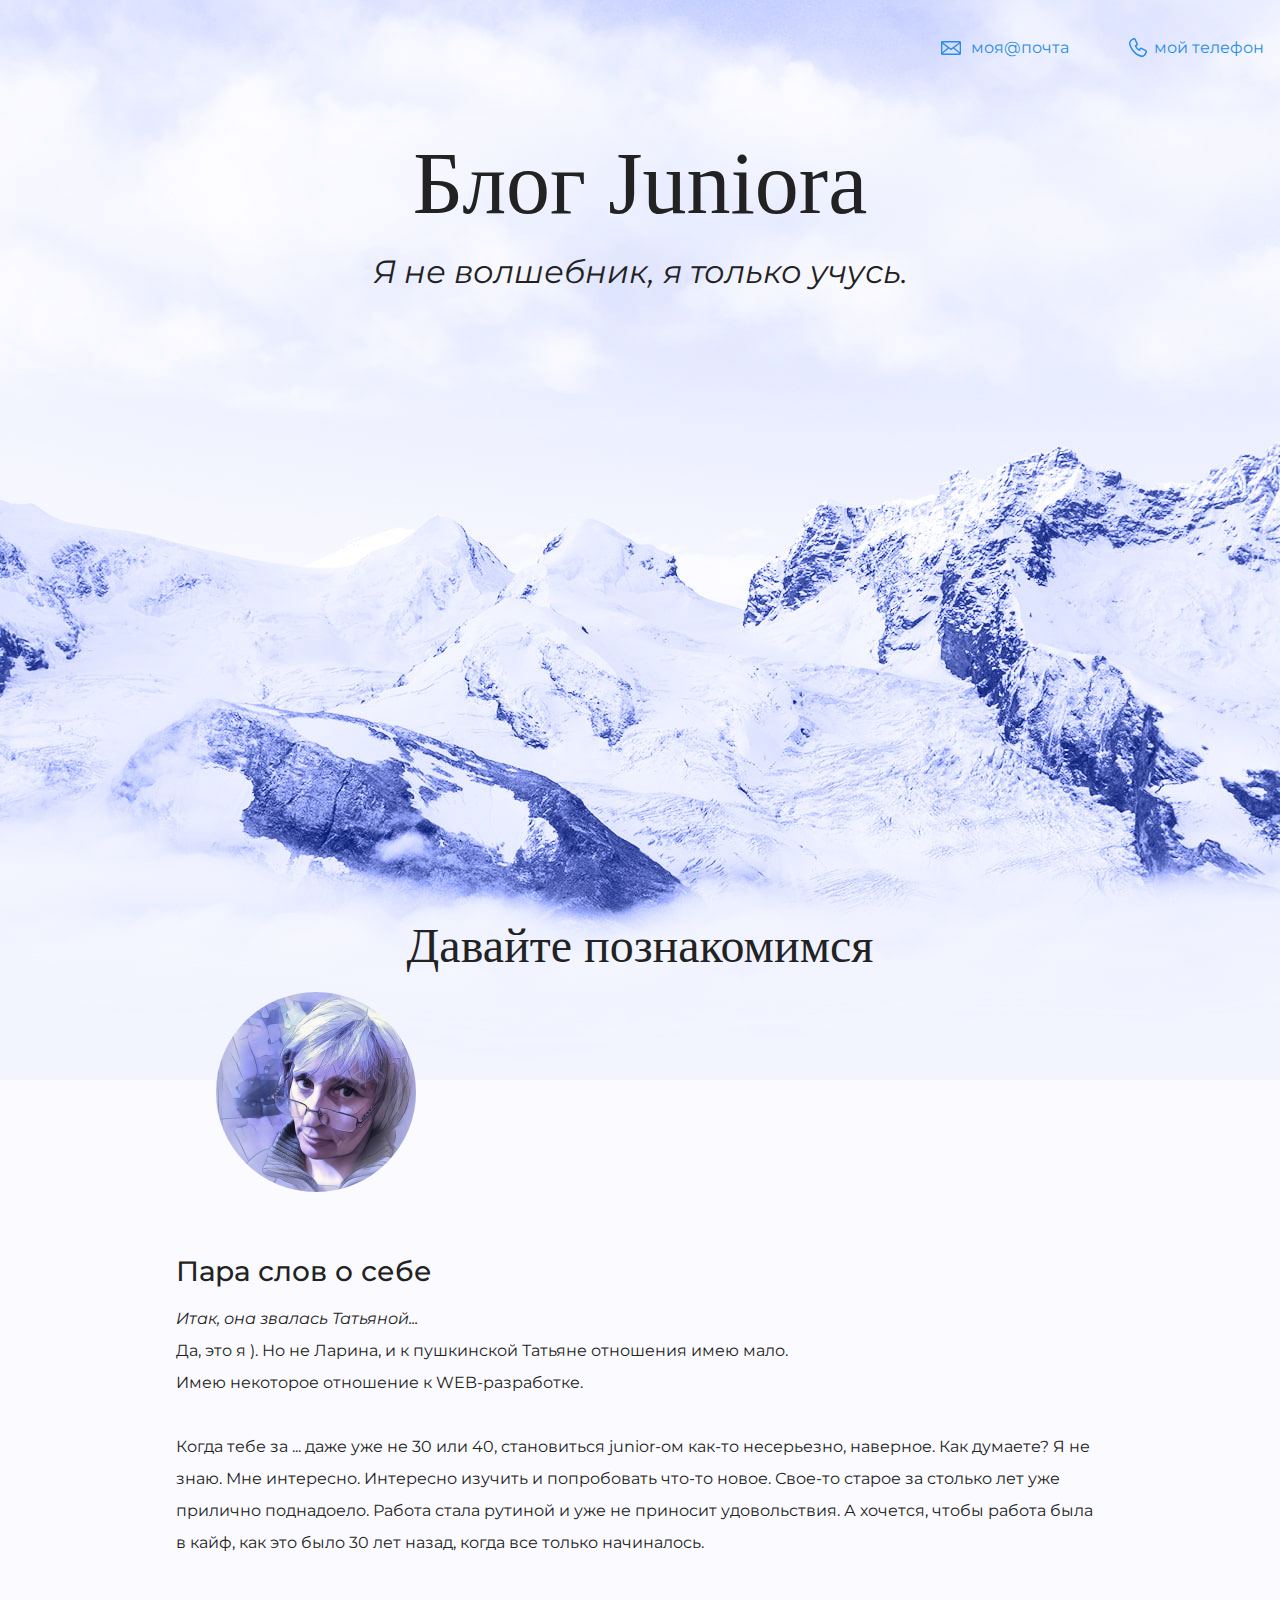
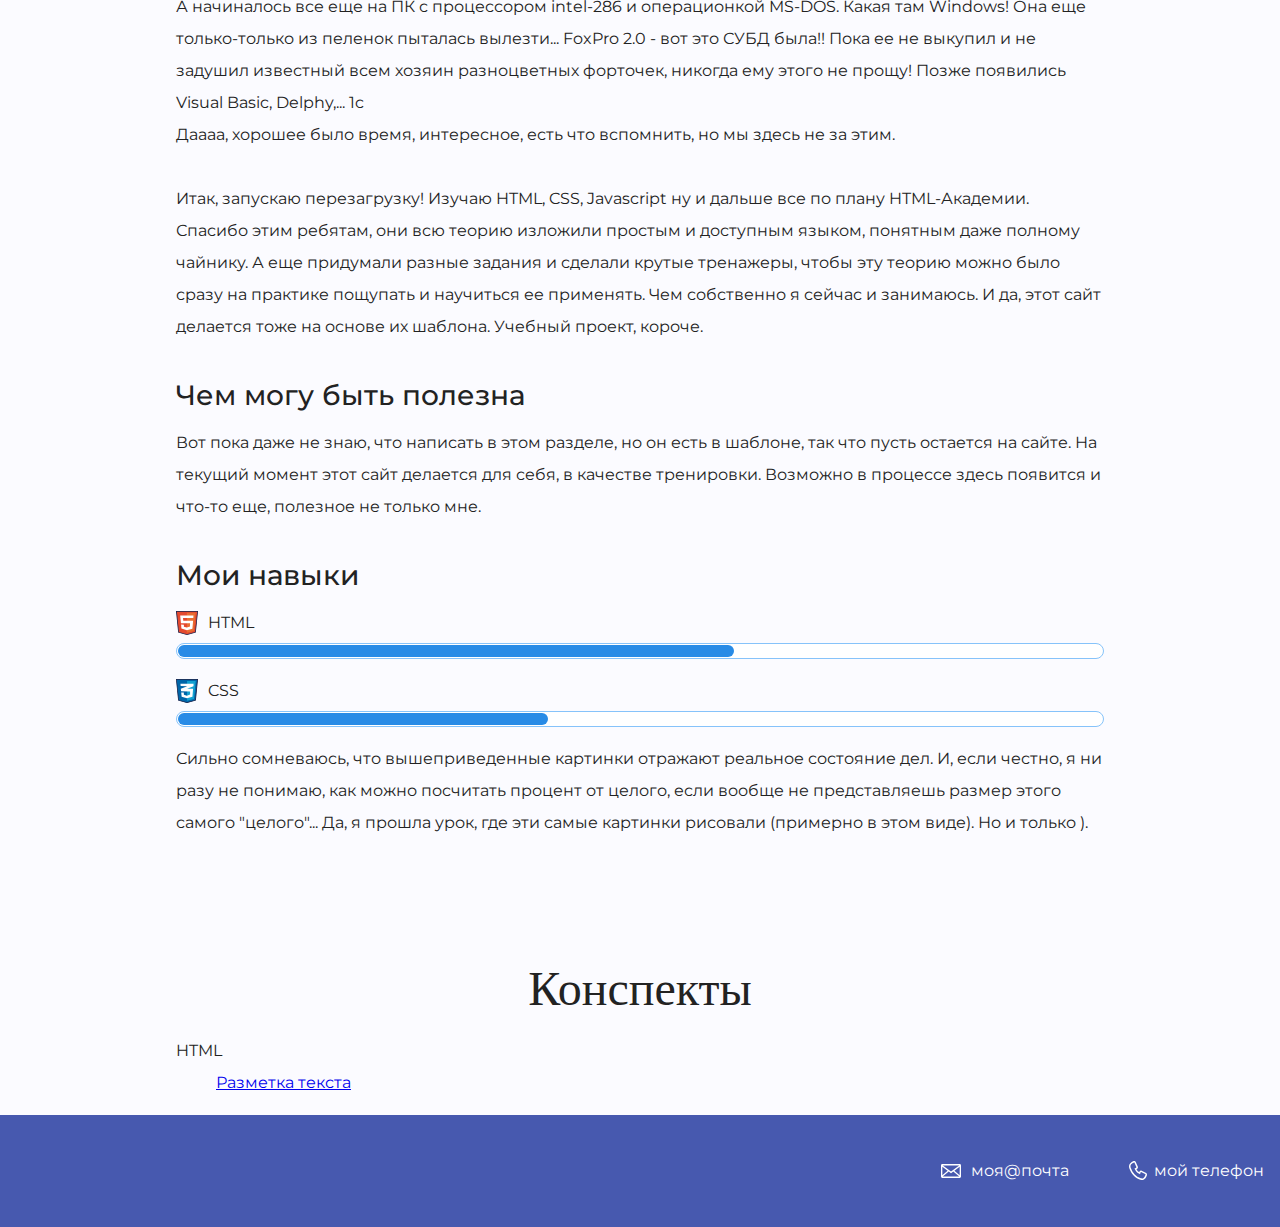
<file: index.html>
<!DOCTYPE html>
<html lang="ru">
  <head>
    <meta charset="UTF-8">
    <link rel="stylesheet" href="style.css">
    <title>Блог Juniora</title>
	<link href="https://fonts.googleapis.com/css?family=Montserrat:400,500,700|Old+Standard+TT&display=swap&subset=cyrillic" rel="stylesheet">
  </head>

  <body class="bg">
    <header class="page-header">
	  <div class="container">
		<a href="mailto:ptn48@yandex.ru" class="header-email">моя@почта</a>
		<a href="tel:+79876543210" class="header-phone">мой телефон</a>
	  </div>
    </header>

    <section class="hero-image">
	  <div class="container">
        <h1 class="heading">Блог Juniora</h1>
        <p><cite>Я не волшебник, я только учусь.</cite></p>
	  </div>
	</section>


	<main>
    <section class="intro">
	  <div class="container">
        <h2 class="subheading">Давайте познакомимся</h2>
		<figure>
			<img class="user-image" src="files/user.jpg" width="200" alt="Фотография автора блога">
		</figure>
        <h3>Пара слов о себе</h3>
        <p><cite>Итак, она звалась Татьяной...</cite><br>
	     Да, это я ). Но не Ларина, и к пушкинской Татьяне отношения имею мало.<br> Имею некоторое отношение к WEB-разработке.</p>
	    <p>Когда тебе за ... даже уже не 30 или 40, становиться junior-ом как-то несерьезно, наверное. Как думаете? Я не знаю. Мне интересно. Интересно изучить и попробовать что-то новое. Свое-то старое за столько лет уже прилично поднадоело. Работа стала рутиной и уже не приносит удовольствия. А хочется, чтобы работа была в кайф,  как это было 30 лет назад, когда все только начиналось.</p>
	    <p>А начиналось все еще на ПК с процессором intel-286 и операционкой MS-DOS. Какая там Windows! Она еще только-только из пеленок пыталась вылезти... FoxPro 2.0 - вот это СУБД была!! Пока ее не выкупил и не задушил известный всем хозяин разноцветных форточек, никогда ему этого не прощу! Позже появились Visual Basic, Delphy,... 1c <br> Даааа, хорошее было время, интересное, есть что вспомнить, но мы здесь не за этим. </p>
	    <p>Итак, запускаю перезагрузку! Изучаю HTML, CSS, Javascript ну и дальше все по плану HTML-Академии. Спасибо этим ребятам, они всю теорию изложили простым и доступным языком, понятным даже полному чайнику. А еще придумали разные задания и сделали крутые тренажеры, чтобы эту теорию можно было сразу на практике пощупать и научиться ее применять. Чем собственно я сейчас и занимаюсь. И да, этот сайт делается тоже на основе их шаблона. Учебный проект, короче.</p>
        <h3>Чем могу быть полезна</h3>
        <p>Вот пока даже не знаю, что написать в этом разделе,  но он есть в шаблоне, так что пусть остается на сайте. На текущий момент этот сайт делается для себя, в качестве тренировки. Возможно в процессе здесь появится и что-то еще, полезное не только мне.</p>
	  
	    <div class="skills">	
	      <h3> Мои навыки</h3>
		  <dl class="skills-list">
		    <dt class="skill-html">HTML</dt>
		    <dd class="level"><div style="width: 60%" >60%</div></dd>	
		    <dt class="skill-css">CSS</dt>
		    <dd class="level"><div style="width: 40%" >40%</div></dd>	
		  </dl>
		  <p> Сильно сомневаюсь, что вышеприведенные картинки отражают реальное состояние дел. И, если честно, я ни разу не понимаю, как можно посчитать процент от целого, если вообще не представляешь размер этого самого "целого"... Да, я прошла урок, где эти самые картинки рисовали (примерно в этом виде). Но и только ). </p>
	    </div>
	  </div>
    </section>
	<!--
    <section class="portfolio">
      <div class="container">
	    <h2 class="subheading">Мои работы</h2>
	    <figure class="project-image">
			<img src="files/a3but48.jpg" width="600" alt="Сайт-визитка 1с-разработчика">
		</figure>
        <h3><a href="https:\\a3but48.ru" target="blank">Атрибут</a></h3>
        <p>Сайт-визитка 1с-разработчика</p>
	    

	  </div>
    </section>
	-->
	</main>
	 
	 <aside>
	  <div class="container">
        <h2 class="subheading">Конспекты</h2>
		<dl>
		<dt> HTML </dt>
		<dd> <a href = "source/HTML_text.html">Разметка текста</a> </dd>
	  </div>	
	</aside>
	
    <footer class="page-footer">
	  <div class="container">
		<a href="mailto:ptn48@yandex.ru" class="footer-email">моя@почта</a>
		<a href="tel:+79876543210" class="footer-phone">мой телефон</a>
	  </div>
    </footer>
  </body>
</html>
</file>
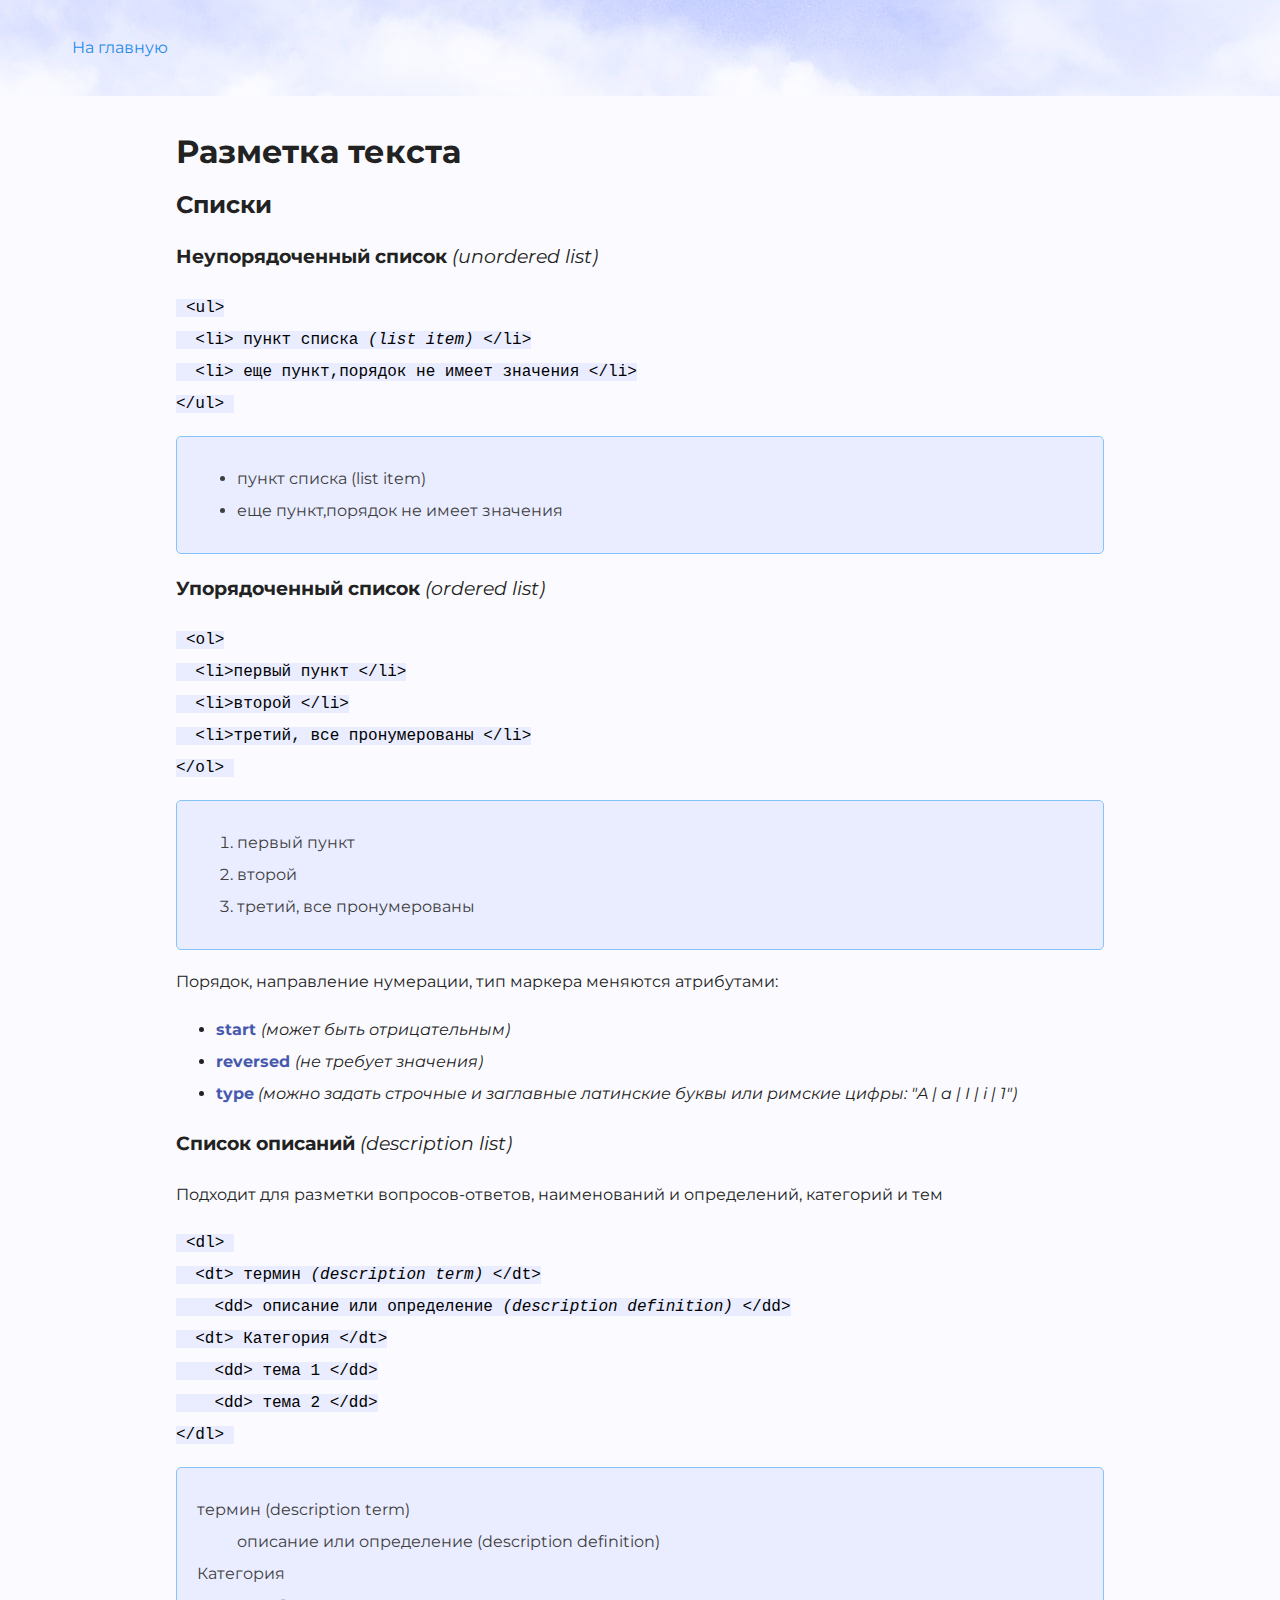
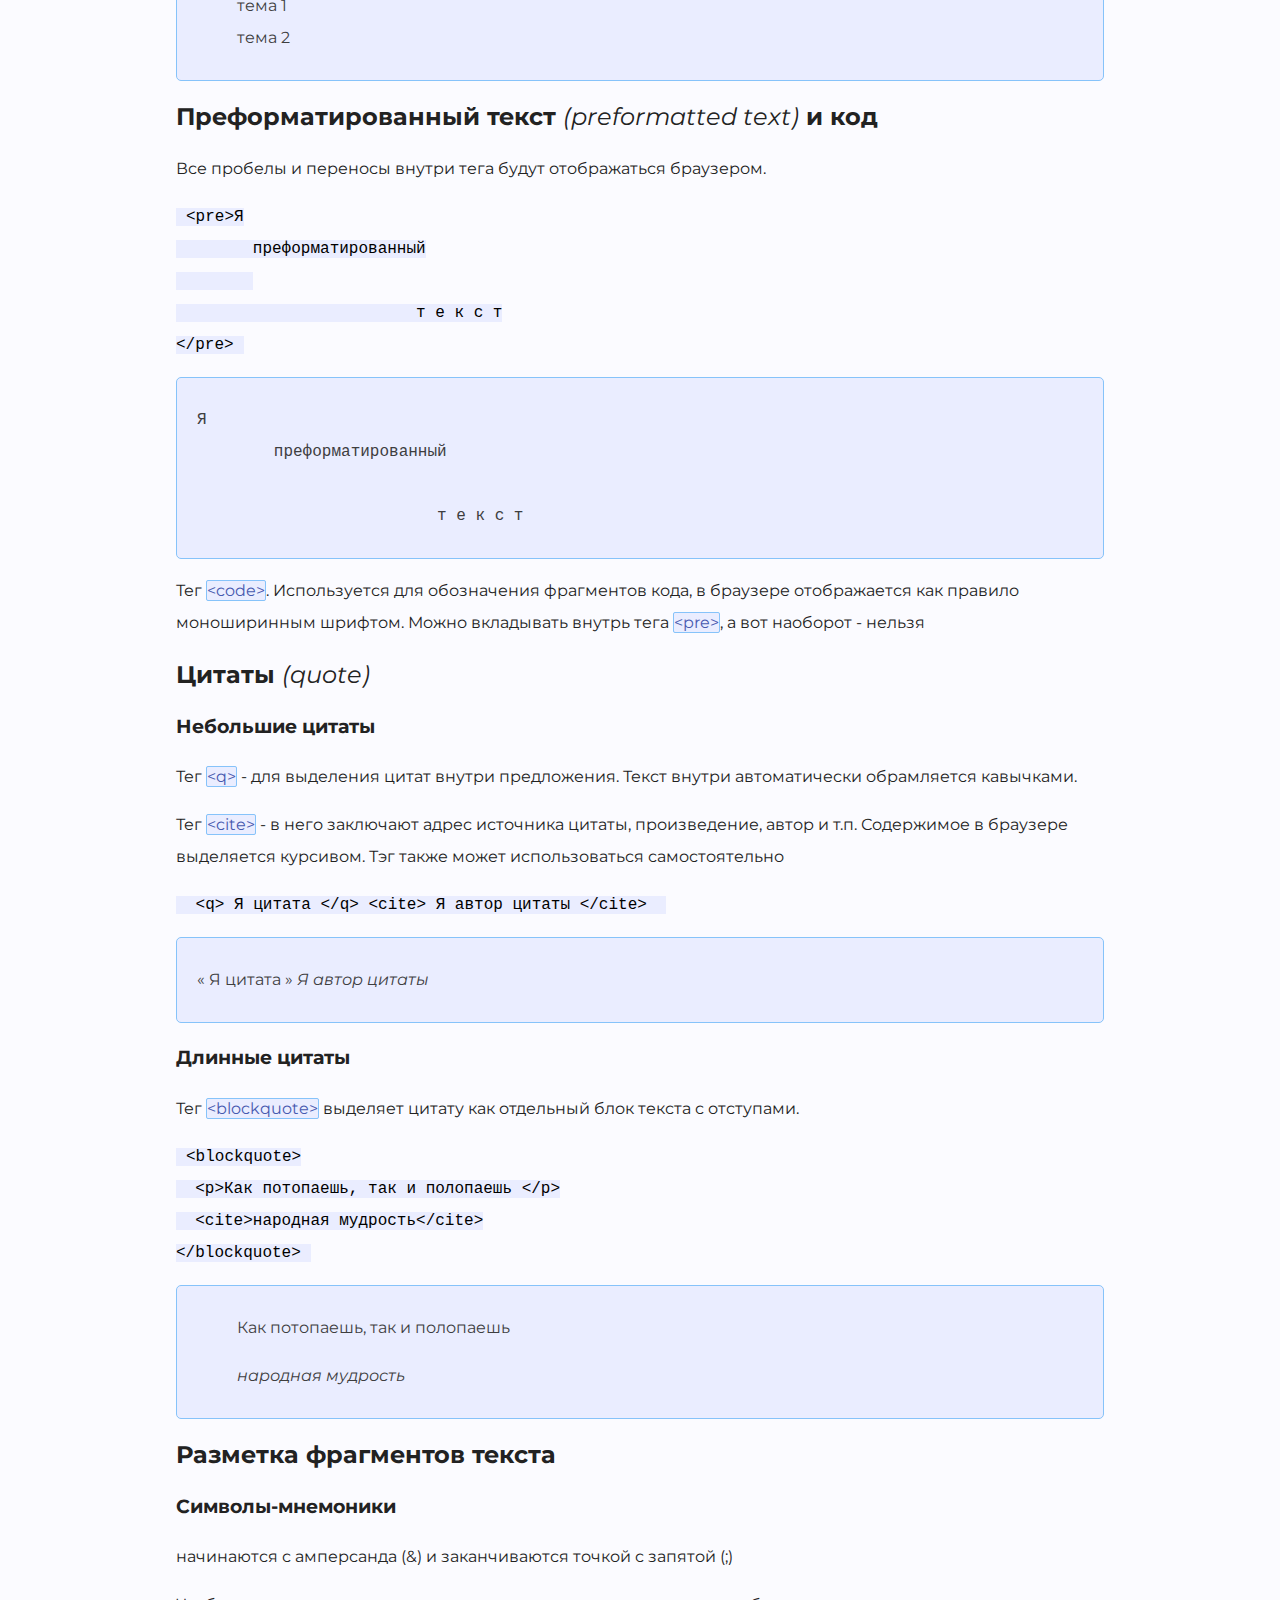
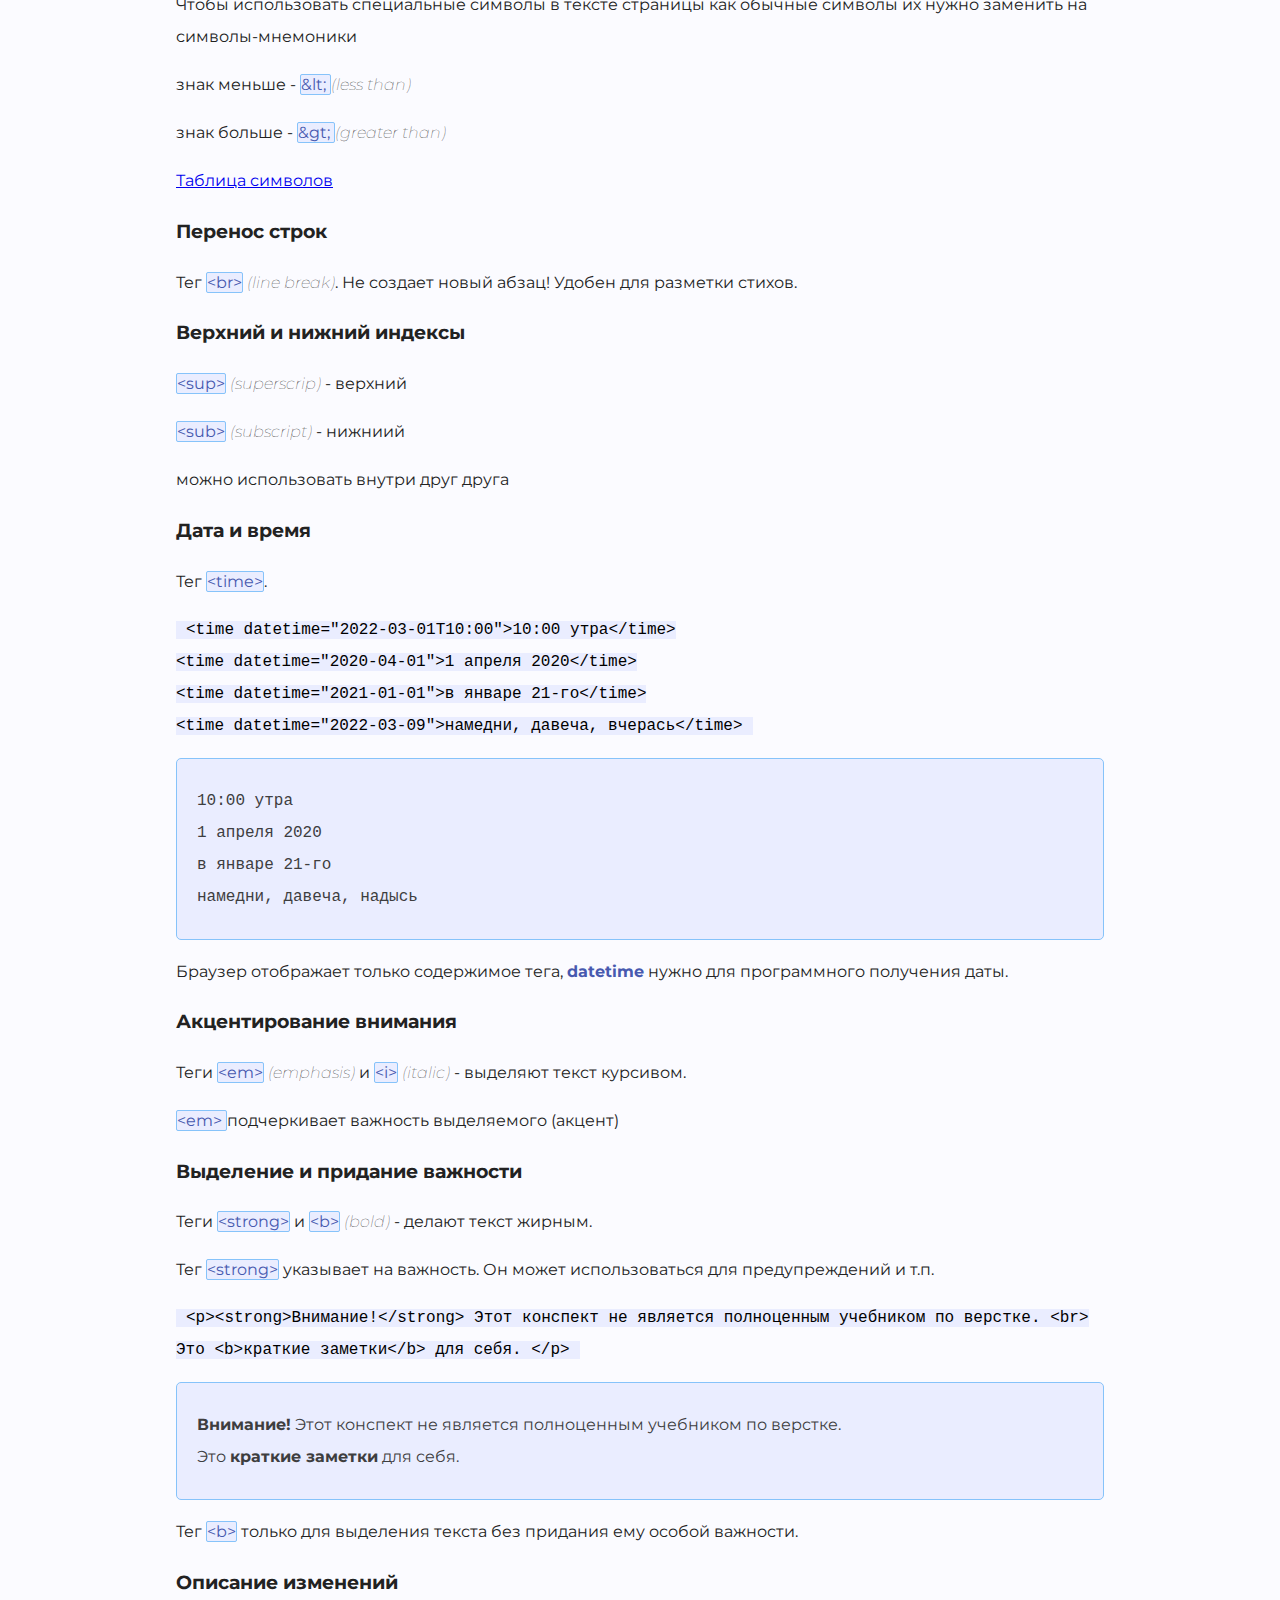
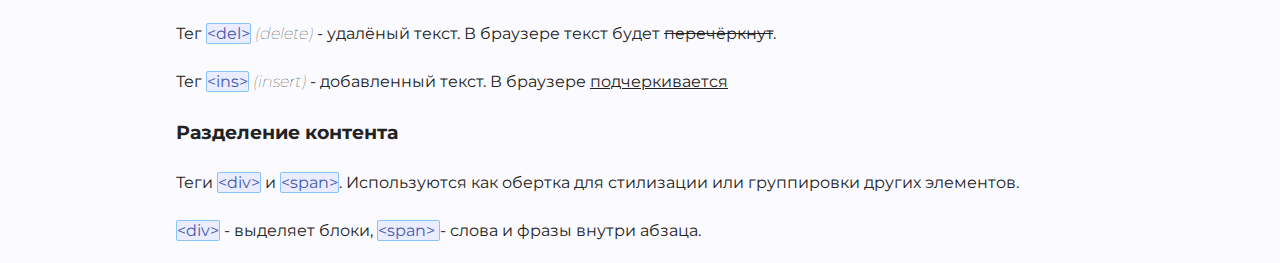
<file: source/HTML_text.html>
<!DOCTYPE html>
<html lang="ru">
  <head>
    <meta charset="UTF-8">
    <link rel="stylesheet" href="../style.css">
    <title>Разметка текста</title>
	<link href="https://fonts.googleapis.com/css?family=Montserrat:400,500,700|Old+Standard+TT&display=swap&subset=cyrillic" rel="stylesheet">
  </head>

  <body>
    <header class="page-header bg">
	  <div class="container">
        <nav>
          <a href="../index.html"> На главную </a>
        </nav>
	  </div>
	</header>
    
	<main>
      <article>
	    <div class="container">

<h1>Разметка текста</h1>
<h2>Списки</h2>
<h3>Неупорядоченный список <span class="engl">(unordered list)</span></h3>

<pre><code>&lt;ul&gt;
  &lt;li&gt; пункт списка <span class="engl">(list item)</span> &lt;/li&gt;
  &lt;li&gt; еще пункт,порядок не имеет значения &lt;/li&gt;
&lt;/ul&gt;
</code></pre>

<div class="sample">
<ul>
  <li> пункт списка (list item) </li>
  <li> еще пункт,порядок не имеет значения </li>
</ul>
</div>

<h3>Упорядоченный список <span class="engl">(ordered list)</span> </h3>
<pre><code>&lt;ol&gt;
  &lt;li&gt;первый пункт &lt;/li&gt;
  &lt;li&gt;второй &lt;/li&gt;
  &lt;li&gt;третий, все пронумерованы &lt;/li&gt;
&lt;/ol&gt;
</code></pre>
<div class="sample">
<ol>
  <li>первый пункт </li>
  <li>второй </li>
  <li>третий, все пронумерованы </li>
</ol>
</div>
<p>Порядок, направление нумерации, тип маркера меняются атрибутами: </p>
<ul>
<li><span class="atrybut">start </span> <i>(может быть отрицательным)</i> </li>
<li><span class="atrybut">reversed </span> <i>(не требует значения)</i> </li>
<li><span class="atrybut">type</span> <i>(можно задать строчные и заглавные латинские буквы или римские цифры: "A | a | I | i | 1")</i></li>
</ul>

<h3>Список описаний <span class="engl">(description list)</span></h3>

<p>Подходит для разметки вопросов-ответов, наименований и определений, категорий и тем</p>

<pre><code>&lt;dl&gt; 
  &lt;dt&gt; термин <span class="engl">(description term)</span> &lt;/dt&gt;
    &lt;dd&gt; описание или определение <span class="engl">(description definition)</span> &lt;/dd&gt;
  &lt;dt&gt; Категория &lt;/dt&gt;
    &lt;dd&gt; тема 1 &lt;/dd&gt;
    &lt;dd&gt; тема 2 &lt;/dd&gt;
&lt;/dl&gt;
</code></pre>

<div class="sample">
<dl> 
    <dt> термин (description term) </dt>
    <dd> описание или определение (description definition) </dd>
	<dt> Категория </dt>
    <dd> тема 1 </dd>
	<dd> тема 2 </dd>
</dl>
</div>

<h2>Преформатированный текст <span class="engl">(preformatted text)</span> и код </h2>

<p>Все пробелы и переносы внутри тега будут отображаться браузером.</p>
<pre><code>&lt;pre&gt;Я
        преформатированный
        
		         т е к с т
&lt;/pre&gt;
</code></pre>

<div class="sample">
<pre>Я
        преформатированный
        
		         т е к с т
</pre>
</div>

<p> Тег <span class="tag">&lt;code&gt;</span>. Используется для обозначения фрагментов кода, в браузере отображается как правило моноширинным шрифтом. Можно вкладывать внутрь тега <span class="tag"> &lt;pre&gt;</span>, а вот наоборот - нельзя </p>


<h2>Цитаты <span class="engl">(quote)</span></h2>
<h3>Небольшие цитаты</h3>

<p>Тег <span class="tag"> &lt;q&gt;</span>  - для выделения цитат внутри предложения. Текст внутри автоматически обрамляетcя кавычками. </p>

<p>Тег <span class="tag">&lt;cite&gt;</span> -  в него заключают адрес источника цитаты, произведение, автор и т.п. Содержимое в браузере выделяется курсивом. Тэг также может использоваться самостоятельно</p>

<pre><code> &lt;q&gt; Я цитата &lt;/q&gt; &lt;cite&gt; Я автор цитаты &lt;/cite&gt; </code></pre>

<div class="sample">
<p> <q> Я цитата </q> <cite> Я автор цитаты </cite> </p>
</div>

<h3>Длинные цитаты</h3>

<p>Тег <span class="tag">&lt;blockquote&gt;</span> выделяет цитату как отдельный блок текста с отступами.</p>
<pre><code>&lt;blockquote&gt;
  &lt;p&gt;Как потопаешь, так и полопаешь &lt;/p&gt;
  &lt;cite&gt;народная мудрость&lt;/cite&gt;
&lt;/blockquote&gt;
</code></pre>

<div class="sample">
<blockquote>
  <p>Как потопаешь, так и полопаешь </p>
  <cite>народная мудрость</cite>
</blockquote>
</div>

<h2>Разметка фрагментов текста</h2>
<h3>Символы-мнемоники</h3>

<p> начинаются с амперсанда (&) и заканчиваются точкой с запятой (;) </p>
<p> Чтобы использовать специальные символы в тексте страницы как обычные символы их нужно заменить на символы-мнемоники </p>
<p> знак меньше - <span class="tag">&amp;lt; </span> <span class="engl">(less than)</span> </p>
<p> знак больше - <span class="tag">&amp;gt; </span> <span class="engl">(greater than)</span> </p>
<a href="https://dev.w3.org/html5/html-author/charref"> Таблица символов </a>

<h3>Перенос строк</h3>

<p>Тег <span class="tag">&lt;br&gt;</span> <span class="engl">(line break)</span>. Не создает новый абзац!  Удобен для разметки стихов.</p>

<h3>Верхний и нижний индексы</h3>

<p> <span class="tag">&lt;sup&gt;</span> <span class="engl">(superscrip)</span> -  верхний </p>
<p> <span class="tag">&lt;sub&gt;</span> <span class="engl">(subscript)</span>  -  нижниий </p>

<p>можно использовать внутри друг друга</p>


<h3>Дата и время</h3>

<p> Тег <span class="tag">&lt;time&gt;</span>. </p>

<pre><code>&lt;time datetime="2022-03-01T10:00"&gt;10:00 утра&lt;/time&gt;
&lt;time datetime="2020-04-01"&gt;1 апреля 2020&lt;/time&gt;
&lt;time datetime="2021-01-01"&gt;в январе 21-го&lt;/time&gt;
&lt;time datetime="2022-03-09"&gt;намедни, давеча, вчерась&lt;/time&gt;
</code></pre>
<div class="sample">
<pre><time datetime="2022-03-01T10:00">10:00 утра</time>
<time datetime="2020-04-01">1 апреля 2020</time>
<time datetime="2021-01-01">в январе 21-го</time>
<time datetime="2022-03-09">намедни, давеча, надысь</time></pre>
</div>
<p>Браузер отображает только содержимое тега, <span class="atrybut">datetime</span>  нужно для программного получения даты.</p>

<h3>Акцентирование внимания</h3>

<p>Теги <span class="tag">&lt;em&gt;</span> <span class="engl">(emphasis)</span> и <span class="tag"> &lt;i&gt;</span> <span class="engl">(italic)</span> -  выделяют текст курсивом. </p>

<p> <span class="tag"> &lt;em&gt; </span> подчеркивает важность выделяемого (акцент)</p>


<h3>Выделение и придание важности</h3>

<p> Теги <span class="tag">&lt;strong&gt;</span> и <span class="tag">&lt;b&gt;</span> <span class="engl">(bold)</span> - делают текст жирным.

<p> Тег <span class="tag">&lt;strong&gt;</span> указывает на важность. Он может использоваться для предупреждений  и т.п. </p>

<pre><code>&lt;p&gt;&lt;strong&gt;Внимание!&lt;/strong&gt; Этот конспект не является полноценным учебником по верстке. &lt;br&gt;
Это &lt;b&gt;краткие заметки&lt;/b&gt; для себя. &lt;/p&gt;</code></pre>

<div class="sample">
<p><strong>Внимание!</strong> Этот конспект не является полноценным учебником по верстке. <br>
Это <b>краткие заметки</b> для себя. </p>
</div>

<p>Тег <span class="tag">&lt;b&gt;</span> только для выделения текста без придания ему особой важности. </p>

<h3>Описание изменений</h3>

<p> Тег <span class="tag">&lt;del&gt;</span> <span class="engl">(delete)</span>  - удалёный текст. В браузере текст будет <del>перечёркнут</del>. </p>

<p> Тег <span class="tag">&lt;ins&gt;</span> <span class="engl">(insert)</span> - добавленный текст. В браузере <ins>подчеркивается</ins> </p>


<h3>Разделение контента</h3>

<p> Теги <span class="tag">&lt;div&gt;</span> и <span class="tag">&lt;span&gt;</span>. Используются как обертка для стилизации или группировки других элементов.

<p><span class="tag">&lt;div&gt;</span>  - выделяет блоки, <span class="tag">&lt;span&gt; </span>- слова и фразы внутри абзаца. </p>

</div>
</article>
</main>
</body>
</file>
<file: style.css>
body {
  margin: 0;
  min-width: 960px;
  font-family: "Montserrat", "Helvetica", "Arial", sans-serif;
  font-size: 16px;
  line-height: 32px;
  color: #222222;
  background-color: #fbfbff;
 
}
.bg{
  background-image: url("img/hero-bg.jpg");
  background-repeat: no-repeat;
  background-position: top center;
}

.container {
  max-width: 928px;
  margin: 0 auto;
  padding: 0 16px;
}

.page-header {
  margin: 0 0 40px;
  padding: 32px 0 32px;
}

.page-header .container,
.page-footer .container {
  max-width: 1408px;
  text-align: right;
}

.page-header a {
  margin-left: 56px;
  color: #288be6;
  text-decoration: none;
  background-repeat: no-repeat;
  background-position: left;
}

.header-email {
  padding-left: 30px;
  background-image: url("img/icon-email-header.svg");
}

.header-phone {
  padding-left: 25px;
  background-image: url("img/icon-phone-header.svg");
}

.hero-image {
  margin-bottom: 620px;
}

.hero-image .container {
  max-width: 1408px;
  text-align: center;
}

.heading {
  margin: 0 0 16px;
  font-family: "Old Standard TT", "Times", "Times New Roman", serif;
  font-size: 88px;
  line-height: 96px;
  font-weight: 400;
}

.hero-image p {
  margin: 0;
  font-size: 32px;
  line-height: 48px;
}

.intro {
  margin: 0 0 120px;
}

.subheading {
  margin: 0 0 16px;
  font-family: "Old Standard TT", "Times", "Times New Roman", serif;
  font-size: 48px;
  line-height: 60px;
  font-weight: 400;
  text-align: center;
}

.user-image {
  margin: 0 0 32px;
  text-align: right;
  border-radius: 50%;
}
.intro h3,
.portfolio h3 {
  margin: 0 0 12px;
  font-size: 28px;
  line-height: 40px;
  font-weight: 500;
}

.intro p {
  margin: 0 0 32px;
}

.skills-list {
  margin: 0;
  padding: 0;
}

.skills-list dt {
  padding-left: 32px;
  background-repeat: no-repeat;
  background-position: left;
}

.skill-html {
  background-image: url("img/icon-html.svg");
}

.skill-css {
  background-image: url("img/icon-css.svg");
}

.level {
  margin: 4px 0 16px;
  padding: 0;
  height: 14px;
  font-size: 0;
  background-color: #ffffff;
  border: 1px solid #86c3fa;
  border-radius: 8px;
}

.level div {
  margin: 1px;
  height: 12px;
  background-color: #288be6;
  border-radius: 6px;
}

.portfolio {
  margin: 0 0 120px;
}

.projects {
  margin: 0;
  padding: 0;
  list-style: none;
}

.projects li {
  margin: 0 0 80px;
}

.project-image {
  margin: 0 0 24px;
  text-align: center;
}

.projects p {
  margin: 0 0 24px;
}

.button {
  padding: 6px 20px;
  display: inline-block;
  vertical-align: baseline;
  text-decoration: none;
  text-transform: uppercase;
  border-radius: 4px;
  background-color: #288be6;
  color: #ffffff;
}

.page-footer {
  padding: 40px 0;
  background-color: #4759af;
  color: #ffffff;
}

.page-footer a {
  margin-left: 56px;
  color: inherit;
  text-decoration: none;
  background-repeat: no-repeat;
  background-position: left;
}

.footer-email {
  padding-left: 30px;
  background-image: url("img/icon-email-footer.svg");
}

.footer-phone {
  padding-left: 25px;
  background-image: url("img/icon-phone-footer.svg");
}

code {
  font-family: "Courier New", "Courier", monospace;
  color: black;
  padding: 0 10px;
  margin-top:0;
  line-height: 20px;
  background-color: #EAEDFF;
}

.sample {
  padding: 10px 20px;
  background-color: #EAEDFF;
  border: 1px solid #86c3fa;
  border-radius:5px;
  color: #3E3E3F;
}
.engl{
  font-style:italic; 
  font-weight: lighter;  
}
.tag {
  background-color: #EAEDFF;
  border: 1px solid #86c3fa;
  border-radius:2px;
  color:  #4759af;
 }
.atrybut{
  color:  #4759af;	
  font-weight: bold;
}
nav{
	text-align: left;
}
</file>
